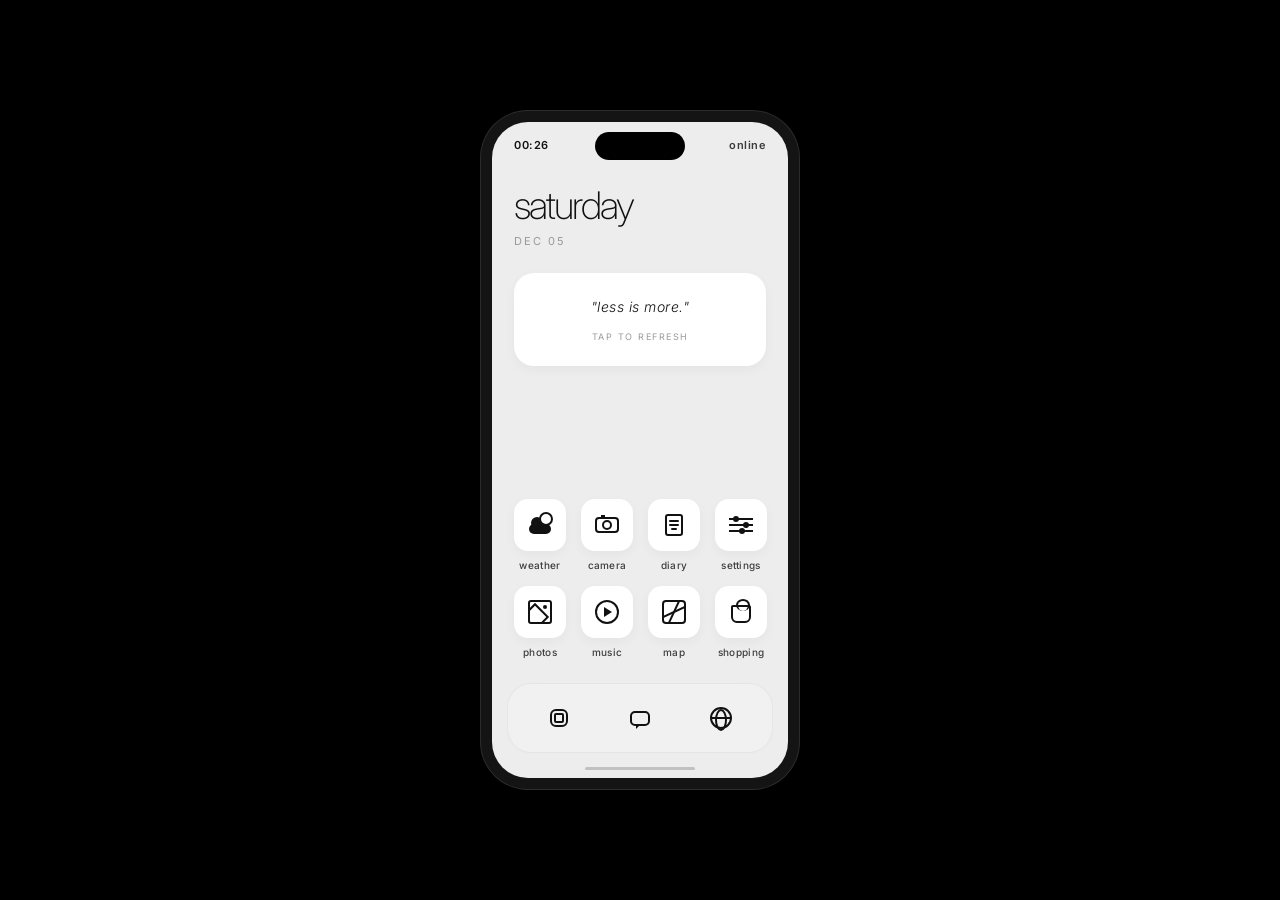
<file: phone.html>
<!DOCTYPE html>
<html lang="en">
<head>
    <meta charset="UTF-8">
    <meta name="mobile-web-app-capable" content="yes">
    <meta name="apple-mobile-web-app-capable" content="yes">
    <!-- default(白色), black(黑色), black-translucent(透明沉浸式) -->
    <meta name="apple-mobile-web-app-status-bar-style" content="black">
    <meta name="apple-mobile-web-app-title" content="NoteSRi">
    <meta name="theme-color" content="#050505">
    <meta name="viewport" content="width=device-width, initial-scale=1.0, maximum-scale=1.0, user-scalable=no">
    <title>phone</title>
    <style>
        @import url('https://fonts.googleapis.com/css2?family=Inter:wght@200;300;400;500;600&display=swap');

        /* Combined CSS Variables */
        :root {
            --bg-outer: #000000;
            --phone-frame: #141414; 
            --screen-bg: #ededed;
            --text-main: #111111;
            --text-muted: #999999;
            --app-bg: #ffffff;
            --app-shadow: rgba(0, 0, 0, 0.04);
            --border-color: #e5e5e5;
            --island-bg: #000000;
            --island-text: #ffffff;
            --overlay-bg: rgba(242, 242, 242, 0.75);
        }

        body.dark-mode {
            --phone-frame: #050505;
            --screen-bg: #000000;
            --text-main: #eeeeee;
            --text-muted: #666666;
            --app-bg: #1e1e1e;
            --app-shadow: rgba(0, 0, 0, 0.3);
            --border-color: #2a2a2a;
            --island-bg: #ffffff;
            --island-text: #000000;
            --overlay-bg: rgba(18, 18, 18, 0.75);
        }

        * {
            margin: 0;
            padding: 0;
            box-sizing: border-box;
            font-family: 'Inter', sans-serif;
            -webkit-user-select: none;
            user-select: none;
            -webkit-tap-highlight-color: transparent;
        }

        body {
            background-color: var(--bg-outer);
            display: flex;
            justify-content: center;
            align-items: center;
            height: 100vh;
            transition: background-color 0.6s cubic-bezier(0.22, 1, 0.36, 1);
        }

        /* Phone Container */
        .phone {
            width: 320px;
            height: 680px;
            background-color: var(--phone-frame);
            border-radius: 48px;
            padding: 12px; 
            box-shadow: 0 40px 80px rgba(0,0,0,0.15), inset 0 0 0 1px rgba(255,255,255,0.1);
            position: relative;
            transition: all 0.6s ease;
        }

        /* Screen Wrapper */
        .screen {
            width: 100%;
            height: 100%;
            background-color: var(--screen-bg);
            border-radius: 36px;
            overflow: hidden;
            position: relative;
            display: flex;
            flex-direction: column;
            transform: translateZ(0); 
            transition: background-color 0.6s ease;
        }

        .phone-inner {
            flex: 1;
            display: flex;
            flex-direction: column;
            transition: transform 0.15s cubic-bezier(0.2, 0.8, 0.2, 1);
        }

        /* Dynamic Island */
        .dynamic-island {
            position: absolute;
            top: 10px;
            left: 50%;
            transform: translateX(-50%);
            width: 90px;
            height: 28px;
            background-color: var(--island-bg);
            border-radius: 20px;
            z-index: 20;
            display: flex;
            justify-content: center;
            align-items: center;
            overflow: hidden;
            transition: all 0.4s cubic-bezier(0.68, -0.55, 0.265, 1.55);
        }
        
        .dynamic-island.notify {
            width: 160px;
            height: 34px;
        }

        .island-text {
            color: var(--island-text);
            font-size: 11px;
            font-weight: 600;
            letter-spacing: 0.5px;
            opacity: 0;
            white-space: nowrap;
            transition: opacity 0.3s;
        }

        .dynamic-island.notify .island-text {
            opacity: 1;
        }

        /* Status Bar */
        .status-bar {
            display: flex;
            justify-content: space-between;
            padding: 16px 22px 10px;
            font-size: 11px;
            font-weight: 600;
            color: var(--text-main);
            letter-spacing: 0.5px;
            z-index: 5;
            transition: color 0.6s ease;
        }

        /* Widgets Area */
        .widgets {
            padding: 20px 22px 10px;
        }

        .date-widget { margin-bottom: 25px; }

        .date-widget h1 {
            font-size: 38px;
            font-weight: 200;
            color: var(--text-main);
            letter-spacing: -2px;
            transition: color 0.6s ease;
        }

        .date-widget p {
            font-size: 11px;
            color: var(--text-muted);
            text-transform: uppercase;
            letter-spacing: 2px;
            margin-top: 6px;
            font-weight: 400;
        }

        .quote-widget {
            background-color: var(--app-bg);
            border-radius: 20px;
            padding: 24px 20px;
            cursor: pointer;
            text-align: center;
            box-shadow: 0 4px 12px var(--app-shadow);
            transition: all 0.3s ease;
        }
        .quote-widget:active { transform: scale(0.97); }

        .quote-widget p {
            font-size: 14px;
            color: var(--text-main);
            font-style: italic;
            font-weight: 300;
            letter-spacing: 0.5px;
            line-height: 1.4;
            transition: opacity 0.4s ease, color 0.6s ease;
        }

        .quote-widget span {
            display: block;
            font-size: 9px;
            color: var(--text-muted);
            margin-top: 14px;
            text-transform: uppercase;
            letter-spacing: 1.5px;
        }

        /* App Grid */
        .app-grid {
            display: grid;
            grid-template-columns: repeat(4, 1fr);
            gap: 15px;
            padding: 20px 22px;
            margin-top: auto;
            margin-bottom: 5px;
        }

        .app-container {
            display: flex;
            flex-direction: column;
            align-items: center;
            gap: 8px;
            cursor: pointer;
        }
        
        .app {
            width: 52px;
            height: 52px;
            background-color: var(--app-bg);
            border-radius: 14px;
            display: flex;
            justify-content: center;
            align-items: center;
            box-shadow: 0 4px 12px var(--app-shadow);
            transition: all 0.3s cubic-bezier(0.2, 0.8, 0.2, 1);
        }

        .app-container:active .app {
            transform: scale(0.85);
        }

        .app-label {
            font-size: 10px;
            color: var(--text-main);
            letter-spacing: 0.3px;
            opacity: 0.8;
            font-weight: 500;
            transition: color 0.6s ease;
        }

        /* --- PURE CSS ICONS --- */
        .icon { position: relative; display: flex; justify-content: center; align-items: center; }

        .ic-wthr { width: 22px; height: 10px; background: var(--text-main); border-radius: 10px; margin-top: 8px; }
        .ic-wthr::before { content: ''; position: absolute; top: -7px; left: 2px; width: 12px; height: 12px; background: var(--text-main); border-radius: 50%; }
        .ic-wthr::after { content: ''; position: absolute; top: -12px; right: -2px; width: 10px; height: 10px; border: 2px solid var(--text-main); border-radius: 50%; background: var(--app-bg); }

        .ic-cmra { width: 24px; height: 16px; border: 2px solid var(--text-main); border-radius: 4px; }
        .ic-cmra::before { content: ''; position: absolute; top: 50%; left: 50%; transform: translate(-50%, -50%); width: 6px; height: 6px; border: 2px solid var(--text-main); border-radius: 50%; }
        .ic-cmra::after { content: ''; position: absolute; top: -4px; left: 4px; width: 4px; height: 2px; background: var(--text-main); }

        .ic-note { width: 18px; height: 22px; border: 2px solid var(--text-main); border-radius: 3px; display: flex; flex-direction: column; justify-content: space-evenly; padding: 2px; }
        .ic-note span { display: block; height: 2px; background: var(--text-main); width: 100%; border-radius: 1px; }
        .ic-note span:last-child { width: 60%; }

        /* Settings (Sliders) */
        .ic-settings { display: flex; flex-direction: column; gap: 4px; width: 24px; }
        .ic-settings-line { width: 100%; height: 2px; background: var(--text-main); position: relative; }
        .ic-settings-line::after { content: ''; position: absolute; top: -2px; width: 6px; height: 6px; background: var(--text-main); border-radius: 50%; }
        .ic-settings-line:nth-child(1)::after { left: 4px; }
        .ic-settings-line:nth-child(2)::after { right: 4px; }
        .ic-settings-line:nth-child(3)::after { left: 10px; }

        /* Photos */
        .ic-photos { width: 24px; height: 24px; border: 2px solid var(--text-main); position: relative; overflow: hidden; border-radius: 3px; }
        .ic-photos::before { content: ''; position: absolute; bottom: -5px; left: -5px; width: 16px; height: 16px; border: 2px solid var(--text-main); transform: rotate(45deg); }
        .ic-photos::after { content: ''; position: absolute; top: 3px; right: 3px; width: 4px; height: 4px; background: var(--text-main); border-radius: 50%; }

        /* Music */
        .ic-music { width: 24px; height: 24px; border: 2px solid var(--text-main); border-radius: 50%; display: flex; justify-content: center; align-items: center; }
        .ic-music::after { content: ''; border-width: 5px 0 5px 8px; border-style: solid; border-color: transparent transparent transparent var(--text-main); margin-left: 2px; }

        /* Map */
        .ic-map { width: 24px; height: 24px; border: 2px solid var(--text-main); border-radius: 4px; position: relative; display: flex; justify-content: center; align-items: center; overflow: hidden; }
        .ic-map::before { content: ''; position: absolute; width: 2px; height: 120%; background: var(--text-main); transform: rotate(25deg); }
        .ic-map::after { content: ''; position: absolute; width: 120%; height: 2px; background: var(--text-main); transform: rotate(-25deg); }

        /* Shopping */
        .ic-shop { width: 20px; height: 18px; border: 2px solid var(--text-main); border-radius: 2px 2px 6px 6px; position: relative; margin-top: 4px; }
        .ic-shop::before { content: ''; position: absolute; top: -8px; left: 3px; width: 10px; height: 10px; border: 2px solid var(--text-main); border-radius: 50%; border-bottom: none; }

        /* Dock Icons */
        .ic-call { width: 18px; height: 18px; border: 2px solid var(--text-main); border-radius: 6px; }
        .ic-call::before { content: ''; position: absolute; inset: 2px; border: 2px solid var(--text-main); border-radius: 2px; }
        
        .ic-msg { width: 20px; height: 15px; border: 2px solid var(--text-main); border-radius: 5px; }
        .ic-msg::after { content: ''; position: absolute; bottom: -5px; left: 4px; border-width: 5px 5px 0 0; border-style: solid; border-color: var(--text-main) transparent transparent transparent; }

        .ic-web { width: 22px; height: 22px; border: 2px solid var(--text-main); border-radius: 50%; }
        .ic-web::before { content: ''; position: absolute; top: 50%; left: 0; width: 100%; height: 2px; background: var(--text-main); transform: translateY(-50%); }
        .ic-web::after { content: ''; position: absolute; top: 0; left: 50%; width: 8px; height: 100%; border: 2px solid var(--text-main); border-radius: 50%; transform: translateX(-50%); }

        /* Dock */
        .dock-container { padding: 0 15px 25px 15px; }
        .dock {
            height: 70px;
            background-color: var(--overlay-bg);
            backdrop-filter: blur(15px);
            -webkit-backdrop-filter: blur(15px);
            border-radius: 24px;
            display: flex; 
            justify-content: space-around; 
            align-items: center;
            padding: 0 10px;
            border: 1px solid rgba(128,128,128,0.1);
        }
        .dock .app { border-radius: 50%; box-shadow: none; background: transparent; }
        .dock .app-label { display: none; }

        /* Camera Flash Effect */
        .flash {
            position: absolute; inset: 0;
            background-color: #fff; opacity: 0;
            pointer-events: none; z-index: 100;
        }

        /* Modals (Glassmorphism) */
        .modal {
            position: absolute; inset: 0;
            background-color: var(--overlay-bg);
            backdrop-filter: blur(20px);
            -webkit-backdrop-filter: blur(20px);
            z-index: 50;
            display: flex; flex-direction: column; justify-content: center; align-items: center;
            opacity: 0; pointer-events: none;
            transition: all 0.4s cubic-bezier(0.2, 0.8, 0.2, 1);
            transform: translateY(20px) scale(0.95);
        }
        .modal.active { opacity: 1; pointer-events: auto; transform: translateY(0) scale(1); }

        .modal-close {
            position: absolute; bottom: 40px;
            width: 40px; height: 4px;
            background: var(--text-muted);
            border-radius: 4px;
            cursor: pointer;
        }

        /* Weather Modal */
        .weather-text { font-size: 50px; font-weight: 200; color: var(--text-main); letter-spacing: -2px; }
        .weather-sub { font-size: 12px; color: var(--text-muted); margin-top: 5px; letter-spacing: 1px; }

        /* Notes Modal */
        textarea {
            width: 85%; height: 60%;
            background: transparent; border: none;
            color: var(--text-main); font-family: inherit;
            font-size: 16px; line-height: 1.5;
            resize: none; outline: none; padding: 20px;
        }
        textarea::placeholder { color: var(--text-muted); opacity: 0.5; }

        /* Home Indicator */
        .home-indicator {
            position: absolute;
            bottom: 8px;
            left: 50%;
            transform: translateX(-50%);
            width: 110px;
            height: 3px;
            background-color: var(--text-main);
            border-radius: 3px;
            opacity: 0.2;
            transition: background-color 0.6s ease;
            z-index: 10;
        }

    </style>
</head>
<body>

    <div class="phone" id="phone">
        <div class="screen" id="screen">
            
            <div class="flash" id="flash"></div>

            <div class="dynamic-island" id="island">
                <span class="island-text" id="island-text">notification</span>
            </div>

            <div class="phone-inner" id="phone-inner">
                <!-- Status Bar -->
                <div class="status-bar">
                    <span id="clock">00:00</span>
                    <span id="network-status" style="opacity: 0.8; cursor: pointer;" onclick="toggleStatus()">online</span>
                </div>

                <!-- Widgets -->
                <div class="widgets">
                    <div class="date-widget">
                        <h1 id="day-name">monday</h1>
                        <p id="full-date">jan 01</p>
                    </div>

                    <div class="quote-widget" onclick="changeQuote()">
                        <p id="quote-text">"less is more."</p>
                        <span>tap to refresh</span>
                    </div>
                </div>

                <!-- App Grid -->
                <div class="app-grid">
                    <div class="app-container" onclick="openWeather()">
                        <div class="app"><div class="icon ic-wthr"></div></div>
                        <span class="app-label">weather</span>
                    </div>
                    
                    <div class="app-container" onclick="triggerCamera()">
                        <div class="app"><div class="icon ic-cmra"></div></div>
                        <span class="app-label">camera</span>
                    </div>

                    <div class="app-container" onclick="openModal('notes-modal')">
                        <div class="app"><div class="icon ic-note"><span></span><span></span><span></span></div></div>
                        <span class="app-label">diary</span>
                    </div>

                    <div class="app-container" onclick="toggleTheme()">
                        <div class="app">
                            <div class="icon">
                                <div class="ic-settings">
                                    <div class="ic-settings-line"></div>
                                    <div class="ic-settings-line"></div>
                                    <div class="ic-settings-line"></div>
                                </div>
                            </div>
                        </div>
                        <span class="app-label">settings</span>
                    </div>
                    
                    <div class="app-container" onclick="notify('photos opened')">
                        <div class="app"><div class="icon ic-photos"></div></div>
                        <span class="app-label">photos</span>
                    </div>

                    <div class="app-container" onclick="notify('music playing')">
                        <div class="app"><div class="icon ic-music"></div></div>
                        <span class="app-label">music</span>
                    </div>

                    <div class="app-container" onclick="notify('map opened')">
                        <div class="app"><div class="icon ic-map"></div></div>
                        <span class="app-label">map</span>
                    </div>

                    <div class="app-container" onclick="notify('shopping opened')">
                        <div class="app"><div class="icon ic-shop"></div></div>
                        <span class="app-label">shopping</span>
                    </div>
                </div>

                <!-- Dock -->
                <div class="dock-container">
                    <div class="dock">
                        <div class="app-container" onclick="notify('calling...')">
                            <div class="app"><div class="icon ic-call"></div></div>
                        </div>
                        <div class="app-container" onclick="notify('no new messages')">
                            <div class="app"><div class="icon ic-msg"></div></div>
                        </div>
                        <div class="app-container" onclick="notify('browser opened')">
                            <div class="app"><div class="icon ic-web"></div></div>
                        </div>
                    </div>
                </div>

                <!-- Home Indicator -->
                <div class="home-indicator"></div>
            </div>

            <!-- Weather Modal -->
            <div class="modal" id="weather-modal">
                <div class="weather-text" id="w-temp">--°C</div>
                <div class="weather-sub" id="w-desc">loading...</div>
                <div class="modal-close" onclick="closeModal('weather-modal')"></div>
            </div>

            <!-- Diary Modal -->
            <div class="modal" id="notes-modal">
                <textarea id="note-area" placeholder="dear diary..."></textarea>
                <div class="modal-close" onclick="closeModal('notes-modal')"></div>
            </div>
        </div>
    </div>

    <script>
        // 1. Real-time Clock & Date
        function updateTime() {
            const now = new Date();
            
            let hours = now.getHours().toString().padStart(2, '0');
            let minutes = now.getMinutes().toString().padStart(2, '0');
            document.getElementById('clock').textContent = `${hours}:${minutes}`;

            const days = ['sunday', 'monday', 'tuesday', 'wednesday', 'thursday', 'friday', 'saturday'];
            const months = ['jan', 'feb', 'mar', 'apr', 'may', 'jun', 'jul', 'aug', 'sep', 'oct', 'nov', 'dec'];
            
            document.getElementById('day-name').textContent = days[now.getDay()];
            document.getElementById('full-date').textContent = `${months[now.getMonth()]} ${now.getDate().toString().padStart(2, '0')}`;
        }
        setInterval(updateTime, 1000);
        updateTime();

        // 2. Dynamic Island Notification
        let islandTimer;
        function notify(text) {
            const island = document.getElementById('island');
            const islandText = document.getElementById('island-text');
            
            islandText.textContent = text;
            island.classList.add('notify');
            
            clearTimeout(islandTimer);
            islandTimer = setTimeout(() => {
                island.classList.remove('notify');
            }, 2000);
        }

        // 3. Interactive Quote Widget
        const quotes = [
            "less is more.",
            "breathe.",
            "stay present.",
            "focus on now.",
            "keep it simple.",
            "embrace silence.",
            "let it go."
        ];

        function changeQuote() {
            const quoteEl = document.getElementById('quote-text');
            let currentQuote = quoteEl.textContent.replace(/"/g, '');
            let newQuote;
            do {
                newQuote = quotes[Math.floor(Math.random() * quotes.length)];
            } while (newQuote === currentQuote); 
            
            quoteEl.style.opacity = 0;
            notify('quote updated'); 
            
            setTimeout(() => {
                quoteEl.textContent = `"${newQuote}"`;
                quoteEl.style.opacity = 1;
            }, 400);
        }

        // 4. Camera Effect (Flash + slight physical press effect)
        function triggerCamera() {
            const flash = document.getElementById('flash');
            const inner = document.getElementById('phone-inner');
            
            inner.style.transform = 'scale(0.98)';
            setTimeout(() => inner.style.transform = 'scale(1)', 150);

            flash.style.transition = 'none';
            flash.style.opacity = '1';
            setTimeout(() => {
                flash.style.transition = 'opacity 0.6s ease-out';
                flash.style.opacity = '0';
            }, 50);

            notify('photo saved');
        }

        // 5. Dark Mode Toggle
        function toggleTheme() {
            const isDark = document.body.classList.toggle('dark-mode');
            notify(isDark ? 'dark mode on' : 'light mode on');
        }

        // 6. Random Weather Logic
        const weatherData = [
            { t: '18°C', d: 'cloudy / tokyo' },
            { t: '24°C', d: 'sunny / los angeles' },
            { t: '12°C', d: 'rainy / london' },
            { t: '-2°C', d: 'snow / oslo' },
            { t: '31°C', d: 'clear / dubai' }
        ];
        function openWeather() {
            const random = weatherData[Math.floor(Math.random() * weatherData.length)];
            document.getElementById('w-temp').textContent = random.t;
            document.getElementById('w-desc').textContent = random.d;
            openModal('weather-modal');
        }

        // 7. Diary Logic (Local Storage)
        const noteArea = document.getElementById('note-area');
        noteArea.value = localStorage.getItem('minOS_diary') || '';
        noteArea.addEventListener('input', (e) => {
            localStorage.setItem('minOS_diary', e.target.value);
        });

        // 8. Modal Open/Close
        function openModal(id) {
            document.getElementById(id).classList.add('active');
        }
        function closeModal(id) {
            document.getElementById(id).classList.remove('active');
        }

        // 9. Network Status Toggle
        let statuses = ['online', 'offline', 'busy'];
        let statusIdx = 0;
        function toggleStatus() {
            statusIdx = (statusIdx + 1) % statuses.length;
            document.getElementById('network-status').textContent = statuses[statusIdx];
            notify('status: ' + statuses[statusIdx]);
        }
    </script>
</body>
</html>
</file>
